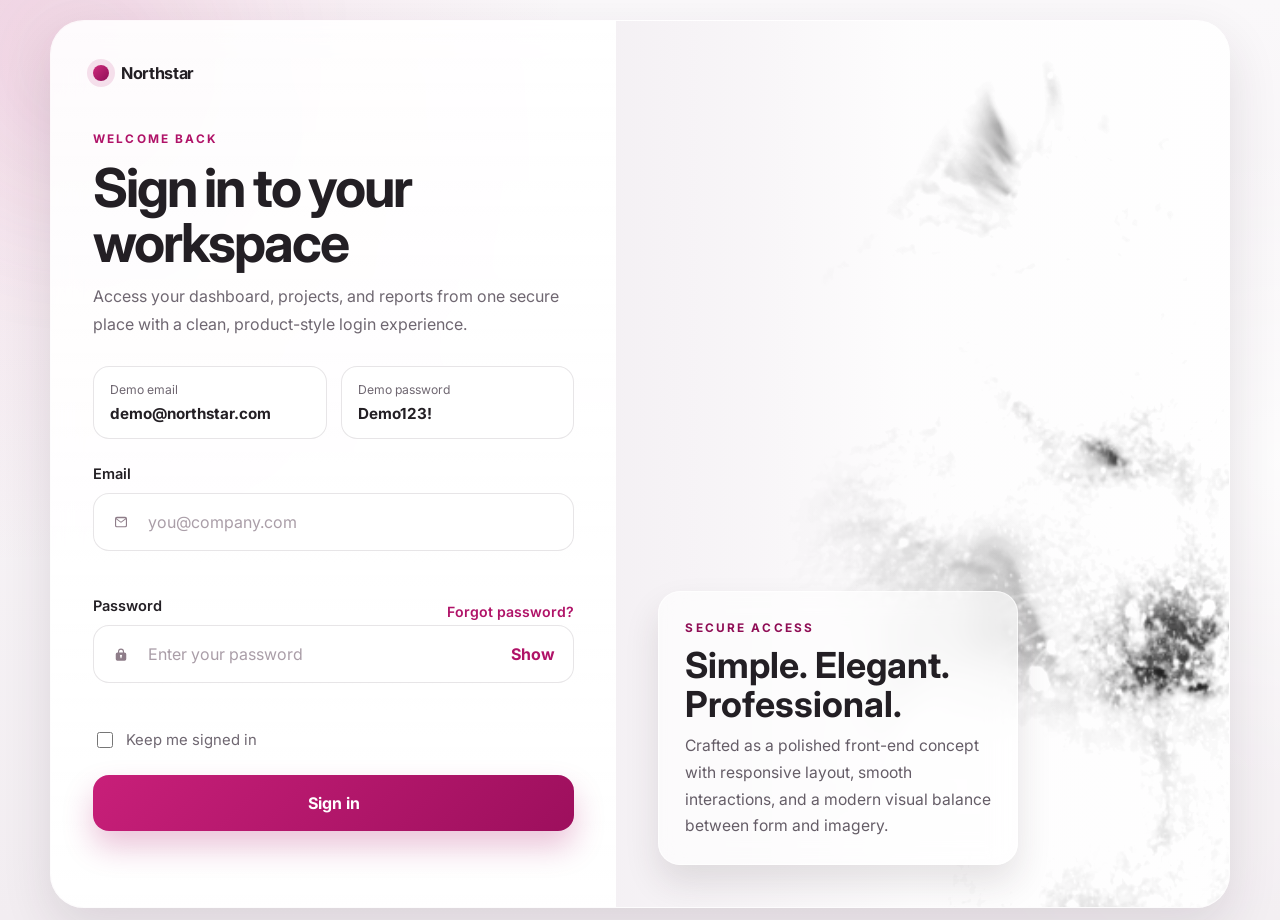
<file: index.html>
<!DOCTYPE html>
<html lang="en">
<head>
  <meta charset="UTF-8" />
  <meta name="viewport" content="width=device-width, initial-scale=1.0" />
  <title>Sign In | Northstar Portal</title>
  <link rel="preconnect" href="https://fonts.googleapis.com">
  <link rel="preconnect" href="https://fonts.gstatic.com" crossorigin>
  <link href="https://fonts.googleapis.com/css2?family=Inter:wght@400;500;600;700;800&display=swap" rel="stylesheet">
  <link rel="stylesheet" href="assets/css/styles.css" />
</head>
<body class="auth-page">
  <div class="page-glow page-glow-left"></div>
  <div class="page-glow page-glow-right"></div>

  <main class="auth-shell">
    <section class="auth-panel auth-panel-form fade-up">
      <div class="brand-row">
        <a href="index.html" class="brand-mark" aria-label="Northstar Portal home">
          <span class="brand-mark-icon"></span>
          <span>Northstar</span>
        </a>
      </div>

      <div class="auth-copy">
        <span class="eyebrow">Welcome back</span>
        <h1>Sign in to your workspace</h1>
        <p>
          Access your dashboard, projects, and reports from one secure place with a
          clean, product-style login experience.
        </p>
      </div>

      <div class="demo-credentials">
        <div>
          <span>Demo email</span>
          <strong>demo@northstar.com</strong>
        </div>
        <div>
          <span>Demo password</span>
          <strong>Demo123!</strong>
        </div>
      </div>

      <form id="loginForm" class="auth-form" novalidate>
        <div class="field-group">
          <label for="email">Email</label>
          <div class="input-shell">
            <span class="input-icon">
              <svg viewBox="0 0 24 24" aria-hidden="true"><path d="M4 7.5A2.5 2.5 0 0 1 6.5 5h11A2.5 2.5 0 0 1 20 7.5v9a2.5 2.5 0 0 1-2.5 2.5h-11A2.5 2.5 0 0 1 4 16.5v-9Zm1.8-.5L12 11.55 18.2 7H5.8Zm12.7 1.32-5.91 4.34a1 1 0 0 1-1.18 0L5.5 8.32v8.18c0 .55.45 1 1 1h11c.55 0 1-.45 1-1V8.32Z"/></svg>
            </span>
            <input type="email" id="email" name="email" placeholder="you@company.com" autocomplete="email" required />
          </div>
          <small class="error-text" data-error-for="email"></small>
        </div>

        <div class="field-group">
          <div class="label-row">
            <label for="password">Password</label>
            <a href="forgot-password.html" class="text-link">Forgot password?</a>
          </div>
          <div class="input-shell input-shell-password">
            <span class="input-icon">
              <svg viewBox="0 0 24 24" aria-hidden="true"><path d="M8 10V8.75a4 4 0 1 1 8 0V10h.75A2.25 2.25 0 0 1 19 12.25v6.5A2.25 2.25 0 0 1 16.75 21h-9.5A2.25 2.25 0 0 1 5 18.75v-6.5A2.25 2.25 0 0 1 7.25 10H8Zm1.5 0h5V8.75a2.5 2.5 0 1 0-5 0V10Zm2.5 3a1.5 1.5 0 0 0-.75 2.8v1.2a.75.75 0 0 0 1.5 0v-1.2A1.5 1.5 0 0 0 12 13Z"/></svg>
            </span>
            <input type="password" id="password" name="password" placeholder="Enter your password" autocomplete="current-password" required />
            <button type="button" class="toggle-password" id="togglePassword" aria-label="Show or hide password">Show</button>
          </div>
          <small class="error-text" data-error-for="password"></small>
        </div>

        <div class="inline-row">
          <label class="check-wrap">
            <input type="checkbox" id="rememberMe" />
            <span>Keep me signed in</span>
          </label>
        </div>

        <button type="submit" class="primary-button" id="loginButton">Sign in</button>
        <p class="form-message" id="loginMessage"></p>
      </form>
    </section>

    <aside class="auth-panel auth-panel-visual fade-up delay-1">
      <div class="visual-image-wrap">
        <div class="visual-overlay"></div>
        <img src="assets/img/side-art.png" alt="Decorative abstract side artwork" class="visual-image" />
      </div>
      <div class="visual-copy">
        <span class="eyebrow eyebrow-light">Secure access</span>
        <h2>Simple. Elegant. Professional.</h2>
        <p>
          Crafted as a polished front-end concept with responsive layout, smooth interactions,
          and a modern visual balance between form and imagery.
        </p>
      </div>
    </aside>
  </main>

  <script src="assets/js/app.js"></script>
</body>
</html>
</file>
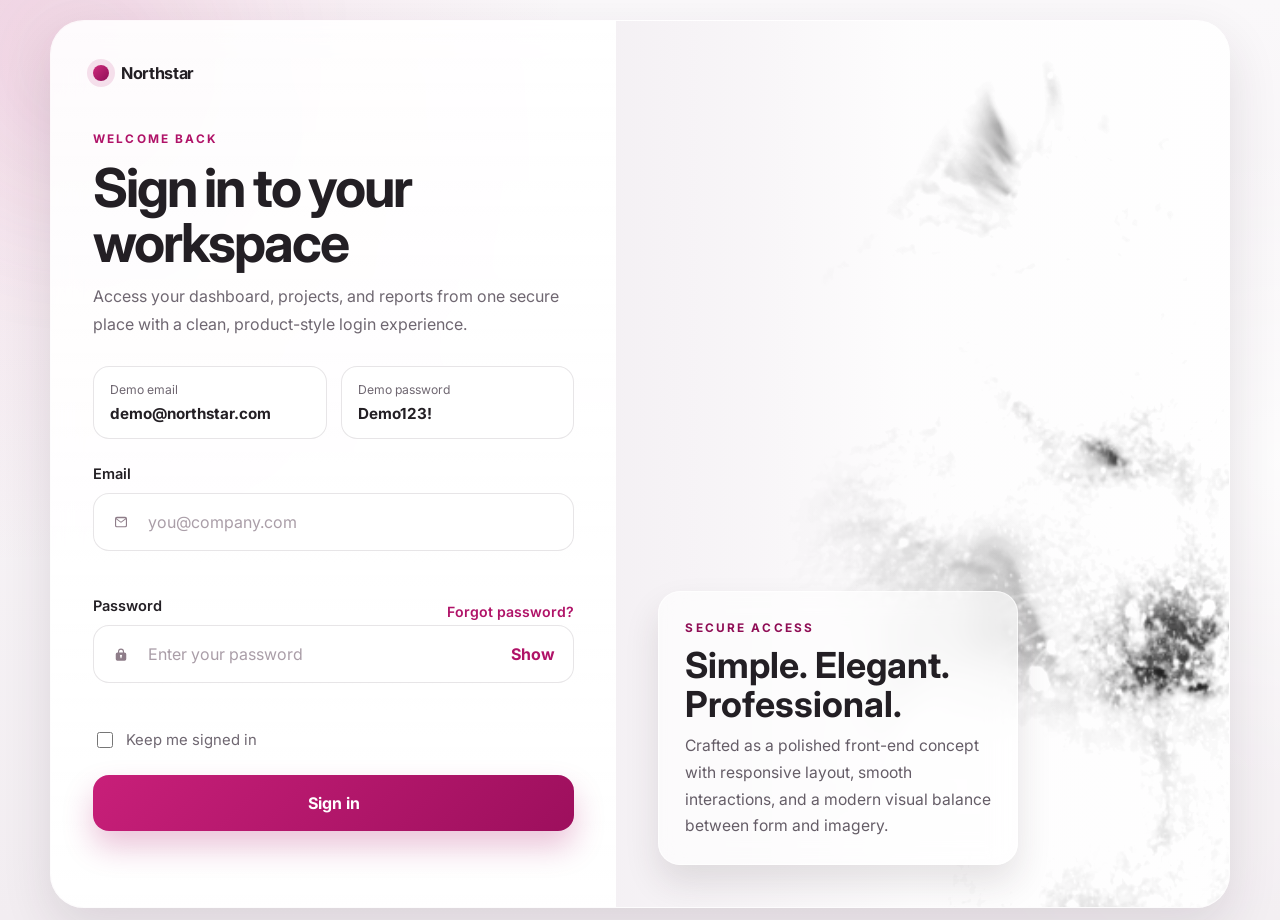
<file: dashboard.html>
<!DOCTYPE html>
<html lang="en">
<head>
  <meta charset="UTF-8" />
  <meta name="viewport" content="width=device-width, initial-scale=1.0" />
  <title>Dashboard | Northstar Portal</title>
  <link rel="preconnect" href="https://fonts.googleapis.com">
  <link rel="preconnect" href="https://fonts.gstatic.com" crossorigin>
  <link href="https://fonts.googleapis.com/css2?family=Inter:wght@400;500;600;700;800&display=swap" rel="stylesheet">
  <link rel="stylesheet" href="assets/css/styles.css" />
</head>
<body class="dashboard-page">
  <div class="page-glow page-glow-left"></div>
  <div class="page-glow page-glow-right"></div>

  <header class="dashboard-header fade-up">
    <div>
      <span class="eyebrow">Northstar Portal</span>
      <h1>Welcome, <span id="userDisplayName">User</span></h1>
    </div>
    <button id="logoutButton" class="secondary-button">Log out</button>
  </header>

  <main class="dashboard-shell fade-up delay-1">
    <section class="dashboard-card dashboard-card-featured">
      <span class="eyebrow">Overview</span>
      <h2>Signed in successfully</h2>
      <p>This is a front-end demo dashboard shown after login. The session is stored in localStorage until the user logs out.</p>
      <div class="stats-grid">
        <article class="stat-item"><strong>14</strong><span>Active projects</span></article>
        <article class="stat-item"><strong>08</strong><span>Reports pending</span></article>
        <article class="stat-item"><strong>99.9%</strong><span>System uptime</span></article>
      </div>
    </section>

    <section class="dashboard-card">
      <span class="eyebrow">Included flow</span>
      <ul class="feature-list">
        <li>Responsive login page with side image layout</li>
        <li>Forgot password screen with validation</li>
        <li>Front-end login and logout functionality</li>
        <li>Animated transitions and refined styling</li>
      </ul>
    </section>

    <section class="dashboard-card">
      <span class="eyebrow">Design direction</span>
      <p>Clean typography, soft neutral colors, elegant spacing, rounded cards, and subtle motion inspired by modern product interfaces.</p>
    </section>
  </main>

  <script src="assets/js/app.js"></script>
</body>
</html>
</file>
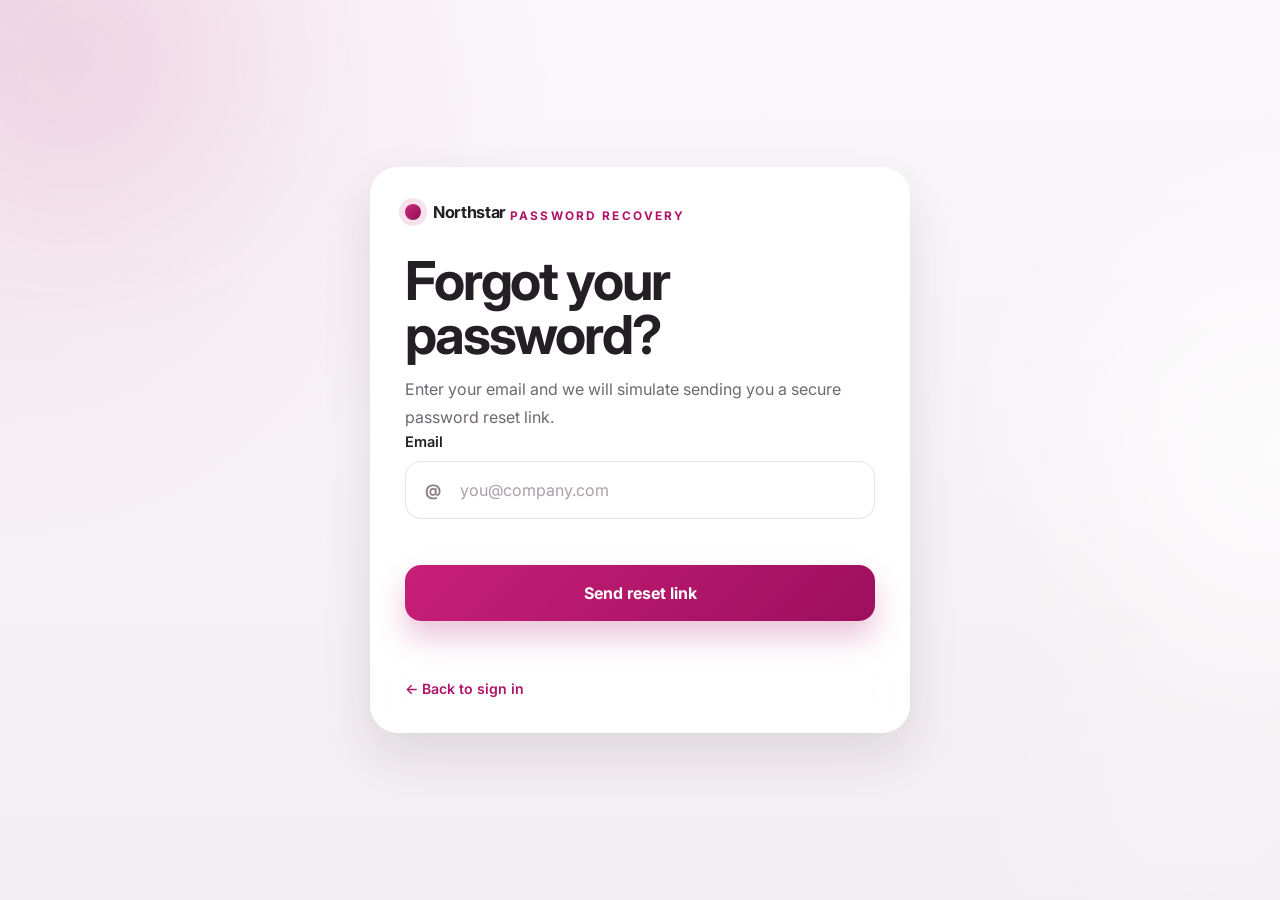
<file: forgot-password.html>
<!DOCTYPE html>
<html lang="en">
<head>
  <meta charset="UTF-8" />
  <meta name="viewport" content="width=device-width, initial-scale=1.0" />
  <title>Forgot Password | Northstar Portal</title>
  <link rel="preconnect" href="https://fonts.googleapis.com">
  <link rel="preconnect" href="https://fonts.gstatic.com" crossorigin>
  <link href="https://fonts.googleapis.com/css2?family=Inter:wght@400;500;600;700;800&display=swap" rel="stylesheet">
  <link rel="stylesheet" href="assets/css/styles.css" />
</head>
<body class="auth-page auth-page-centered">
  <div class="page-glow page-glow-left"></div>
  <div class="page-glow page-glow-right"></div>

  <main class="single-shell fade-up">
    <section class="single-card">
      <a href="index.html" class="brand-mark brand-mark-small" aria-label="Northstar Portal home">
        <span class="brand-mark-icon"></span>
        <span>Northstar</span>
      </a>

      <span class="eyebrow">Password recovery</span>
      <h1 class="single-title">Forgot your password?</h1>
      <p class="single-text">Enter your email and we will simulate sending you a secure password reset link.</p>

      <form id="forgotForm" class="auth-form" novalidate>
        <div class="field-group">
          <label for="resetEmail">Email</label>
          <div class="input-shell">
            <span class="input-icon">@</span>
            <input type="email" id="resetEmail" name="resetEmail" placeholder="you@company.com" autocomplete="email" required />
          </div>
          <small class="error-text" data-error-for="resetEmail"></small>
        </div>

        <button type="submit" class="primary-button">Send reset link</button>
        <p class="form-message success-text" id="forgotMessage"></p>
      </form>

      <a href="index.html" class="text-link back-link">← Back to sign in</a>
    </section>
  </main>

  <script src="assets/js/app.js"></script>
</body>
</html>
</file>
<file: assets/css/styles.css>
:root {
  --bg: #f7f4f7;
  --bg-soft: #f3eef2;
  --panel: rgba(255, 255, 255, 0.84);
  --panel-strong: rgba(255, 255, 255, 0.94);
  --text: #231f24;
  --muted: #6f6771;
  --line: rgba(62, 42, 60, 0.12);
  --line-strong: rgba(62, 42, 60, 0.18);
  --primary: #b01368;
  --primary-dark: #8f0d55;
  --success: #177d53;
  --danger: #b23a48;
  --shadow: 0 20px 50px rgba(53, 31, 50, 0.12);
  --radius-xl: 30px;
  --radius-lg: 20px;
  --radius-md: 14px;
}

* { box-sizing: border-box; }
html, body { margin: 0; padding: 0; }
body {
  min-height: 100vh;
  font-family: 'Inter', sans-serif;
  color: var(--text);
  background:
    radial-gradient(circle at top left, rgba(195, 54, 122, 0.12), transparent 36%),
    radial-gradient(circle at right center, rgba(255, 255, 255, 0.75), transparent 24%),
    linear-gradient(180deg, #faf8fa 0%, #f2edf1 100%);
  position: relative;
  overflow-x: hidden;
}

a { color: inherit; text-decoration: none; }
button, input { font: inherit; }
button { cursor: pointer; }

.page-glow {
  position: fixed;
  border-radius: 999px;
  filter: blur(90px);
  opacity: 0.45;
  pointer-events: none;
  z-index: 0;
}
.page-glow-left {
  width: 280px;
  height: 280px;
  top: -80px;
  left: -60px;
  background: rgba(201, 74, 138, 0.25);
}
.page-glow-right {
  width: 320px;
  height: 320px;
  right: -80px;
  bottom: -60px;
  background: rgba(255, 255, 255, 0.55);
}

.auth-shell {
  position: relative;
  z-index: 1;
  width: min(1180px, calc(100% - 40px));
  min-height: calc(100vh - 40px);
  margin: 20px auto;
  display: grid;
  grid-template-columns: minmax(420px, 0.96fr) minmax(340px, 1.04fr);
  border: 1px solid rgba(255,255,255,0.6);
  border-radius: 34px;
  overflow: hidden;
  background: rgba(255,255,255,0.55);
  backdrop-filter: blur(14px);
  box-shadow: var(--shadow);
}

.auth-panel-form {
  padding: 42px 42px 34px;
  display: flex;
  flex-direction: column;
  justify-content: center;
  background: linear-gradient(180deg, rgba(255,255,255,0.78) 0%, rgba(255,255,255,0.92) 100%);
}

.auth-panel-visual {
  position: relative;
  min-height: 720px;
  display: flex;
  align-items: flex-end;
  justify-content: flex-start;
  background: linear-gradient(180deg, #f4f0f3 0%, #ebe7eb 100%);
}

.visual-image-wrap {
  position: absolute;
  inset: 0;
  overflow: hidden;
}
.visual-image {
  width: 100%;
  height: 100%;
  object-fit: cover;
  object-position: center right;
  transform: scale(1.02);
  filter: grayscale(100%) contrast(102%) brightness(1.06);
}
.visual-overlay {
  position: absolute;
  inset: 0;
  background:
    linear-gradient(90deg, rgba(243,239,243,0.9) 0%, rgba(243,239,243,0.6) 22%, rgba(243,239,243,0.15) 48%, rgba(243,239,243,0.05) 100%),
    linear-gradient(180deg, rgba(255,255,255,0.15), rgba(255,255,255,0));
  z-index: 1;
}
.visual-copy {
  position: relative;
  z-index: 2;
  max-width: 360px;
  margin: 0 0 42px 42px;
  padding: 24px 26px;
  border-radius: 22px;
  background: rgba(255,255,255,0.62);
  backdrop-filter: blur(14px);
  border: 1px solid rgba(255,255,255,0.7);
  box-shadow: 0 18px 35px rgba(46, 30, 45, 0.12);
}
.visual-copy h2 {
  margin: 10px 0 10px;
  font-size: clamp(1.7rem, 2.8vw, 2.3rem);
  line-height: 1.08;
}
.visual-copy p {
  margin: 0;
  color: #655d67;
  font-size: 0.98rem;
  line-height: 1.7;
}

.brand-row { margin-bottom: 42px; }
.brand-mark {
  display: inline-flex;
  align-items: center;
  gap: 12px;
  font-weight: 700;
  letter-spacing: -0.02em;
  font-size: 1.02rem;
}
.brand-mark-icon {
  width: 16px;
  height: 16px;
  border-radius: 50%;
  background: linear-gradient(135deg, #cf2b7c 0%, #8e0d56 100%);
  box-shadow: 0 0 0 6px rgba(176, 19, 104, 0.12);
}
.brand-mark-small { margin-bottom: 18px; }

.eyebrow {
  display: inline-block;
  font-size: 0.74rem;
  text-transform: uppercase;
  letter-spacing: 0.18em;
  color: var(--primary);
  font-weight: 700;
}
.eyebrow-light { color: var(--primary-dark); }

.auth-copy h1,
.single-title {
  margin: 14px 0 12px;
  font-size: clamp(2.2rem, 5vw, 3.35rem);
  line-height: 1.02;
  letter-spacing: -0.04em;
}
.auth-copy p,
.single-text {
  margin: 0;
  max-width: 530px;
  color: var(--muted);
  line-height: 1.75;
  font-size: 1rem;
}

.demo-credentials {
  margin: 28px 0 24px;
  display: grid;
  grid-template-columns: repeat(2, minmax(0, 1fr));
  gap: 14px;
}
.demo-credentials > div {
  padding: 15px 16px;
  border-radius: 16px;
  background: rgba(255,255,255,0.9);
  border: 1px solid var(--line);
}
.demo-credentials span {
  display: block;
  color: var(--muted);
  font-size: 0.76rem;
  margin-bottom: 6px;
}
.demo-credentials strong {
  font-size: 0.95rem;
  word-break: break-word;
}

.auth-form { width: 100%; }
.field-group { margin-bottom: 18px; }
.field-group label {
  display: inline-block;
  margin-bottom: 10px;
  font-size: 0.91rem;
  font-weight: 600;
}
.label-row {
  display: flex;
  align-items: center;
  justify-content: space-between;
  gap: 12px;
}
.text-link {
  color: var(--primary);
  font-size: 0.88rem;
  font-weight: 600;
}
.text-link:hover { color: var(--primary-dark); }
.back-link { display: inline-block; margin-top: 18px; }

.input-shell {
  position: relative;
  display: flex;
  align-items: center;
  min-height: 58px;
  border-radius: 16px;
  border: 1px solid var(--line);
  background: rgba(255,255,255,0.96);
  transition: border-color .2s ease, box-shadow .2s ease, transform .2s ease;
}
.input-shell:focus-within {
  border-color: rgba(176, 19, 104, 0.45);
  box-shadow: 0 0 0 4px rgba(176, 19, 104, 0.09);
  transform: translateY(-1px);
}
.input-icon {
  width: 54px;
  flex: 0 0 54px;
  display: grid;
  place-items: center;
  color: #8e7d89;
  font-weight: 700;
}
.input-icon svg {
  width: 18px;
  height: 18px;
  fill: currentColor;
}
.input-shell input {
  width: 100%;
  min-width: 0;
  border: 0;
  outline: 0;
  background: transparent;
  color: var(--text);
  padding: 0 16px 0 0;
}
.input-shell input::placeholder { color: #aa9ea8; }
.toggle-password {
  border: 0;
  background: transparent;
  color: var(--primary);
  font-weight: 700;
  padding: 0 18px;
}
.inline-row {
  display: flex;
  align-items: center;
  justify-content: space-between;
  gap: 14px;
  margin: 8px 0 24px;
}
.check-wrap {
  display: inline-flex;
  align-items: center;
  gap: 10px;
  color: var(--muted);
  font-size: 0.93rem;
}
.check-wrap input {
  width: 16px;
  height: 16px;
  accent-color: var(--primary);
}

.primary-button,
.secondary-button {
  min-height: 56px;
  border-radius: 16px;
  border: 0;
  font-weight: 700;
  transition: transform .2s ease, box-shadow .2s ease, background .2s ease;
}
.primary-button {
  width: 100%;
  color: #fff;
  background: linear-gradient(135deg, #c81f79 0%, #9d0f5d 100%);
  box-shadow: 0 16px 30px rgba(176, 19, 104, 0.25);
}
.primary-button:hover {
  transform: translateY(-1px);
  box-shadow: 0 18px 34px rgba(176, 19, 104, 0.32);
}
.secondary-button {
  padding: 0 22px;
  background: rgba(255,255,255,0.92);
  border: 1px solid var(--line);
  color: var(--text);
}
.secondary-button:hover { transform: translateY(-1px); }

.error-text,
.form-message {
  display: block;
  min-height: 20px;
  font-size: 0.85rem;
  margin-top: 8px;
}
.error-text,
.error-message { color: var(--danger); }
.success-text { color: var(--success); }

.auth-page-centered {
  display: grid;
  place-items: center;
  padding: 24px;
}
.single-shell {
  width: min(540px, 100%);
  position: relative;
  z-index: 1;
}
.single-card {
  background: var(--panel-strong);
  border: 1px solid rgba(255,255,255,0.75);
  border-radius: 28px;
  padding: 34px;
  box-shadow: var(--shadow);
  backdrop-filter: blur(14px);
}

.dashboard-page { padding: 24px; }
.dashboard-header,
.dashboard-shell {
  width: min(1180px, 100%);
  margin: 0 auto;
  position: relative;
  z-index: 1;
}
.dashboard-header {
  display: flex;
  align-items: center;
  justify-content: space-between;
  gap: 16px;
  padding: 26px 30px;
  background: rgba(255,255,255,0.78);
  border-radius: 26px;
  border: 1px solid rgba(255,255,255,0.8);
  box-shadow: var(--shadow);
}
.dashboard-header h1 {
  margin: 10px 0 0;
  font-size: clamp(1.8rem, 4vw, 2.8rem);
  letter-spacing: -0.04em;
}
.dashboard-shell {
  margin-top: 22px;
  display: grid;
  grid-template-columns: 1.2fr .8fr;
  gap: 22px;
}
.dashboard-card {
  padding: 28px;
  border-radius: 26px;
  background: rgba(255,255,255,0.82);
  border: 1px solid rgba(255,255,255,0.8);
  box-shadow: var(--shadow);
}
.dashboard-card h2 { margin: 14px 0 10px; font-size: 1.8rem; letter-spacing: -0.03em; }
.dashboard-card p { margin: 0; color: var(--muted); line-height: 1.75; }
.dashboard-card-featured { grid-column: 1 / -1; }
.stats-grid {
  display: grid;
  grid-template-columns: repeat(3, minmax(0, 1fr));
  gap: 14px;
  margin-top: 22px;
}
.stat-item {
  padding: 18px;
  border-radius: 18px;
  background: rgba(255,255,255,0.82);
  border: 1px solid var(--line);
}
.stat-item strong {
  display: block;
  font-size: 1.6rem;
  margin-bottom: 6px;
}
.stat-item span { color: var(--muted); font-size: 0.92rem; }
.feature-list {
  margin: 14px 0 0;
  padding-left: 18px;
  color: var(--muted);
  line-height: 1.9;
}

.fade-up {
  opacity: 0;
  transform: translateY(18px);
  animation: fadeUp .75s ease forwards;
}
.delay-1 { animation-delay: .12s; }

@keyframes fadeUp {
  to {
    opacity: 1;
    transform: translateY(0);
  }
}

@media (max-width: 980px) {
  .auth-shell {
    grid-template-columns: 1fr;
  }
  .auth-panel-visual {
    min-height: 300px;
    order: -1;
  }
  .visual-copy {
    max-width: 320px;
    margin: 0 0 24px 24px;
  }
  .dashboard-shell {
    grid-template-columns: 1fr;
  }
}

@media (max-width: 640px) {
  .auth-shell,
  .dashboard-header,
  .dashboard-shell {
    width: min(100%, calc(100% - 0px));
  }
  .auth-shell {
    margin: 0;
    min-height: 100vh;
    border-radius: 0;
  }
  .auth-panel-form { padding: 24px 20px 28px; }
  .auth-panel-visual { min-height: 240px; }
  .auth-copy h1,
  .single-title { font-size: 2rem; }
  .demo-credentials { grid-template-columns: 1fr; }
  .visual-copy {
    margin: 0 16px 16px;
    padding: 18px;
    max-width: none;
  }
  .single-card,
  .dashboard-card,
  .dashboard-header { padding: 22px 18px; border-radius: 20px; }
  .stats-grid { grid-template-columns: 1fr; }
  .dashboard-page { padding: 16px; }
  .dashboard-header { align-items: flex-start; flex-direction: column; }
}
</file>
